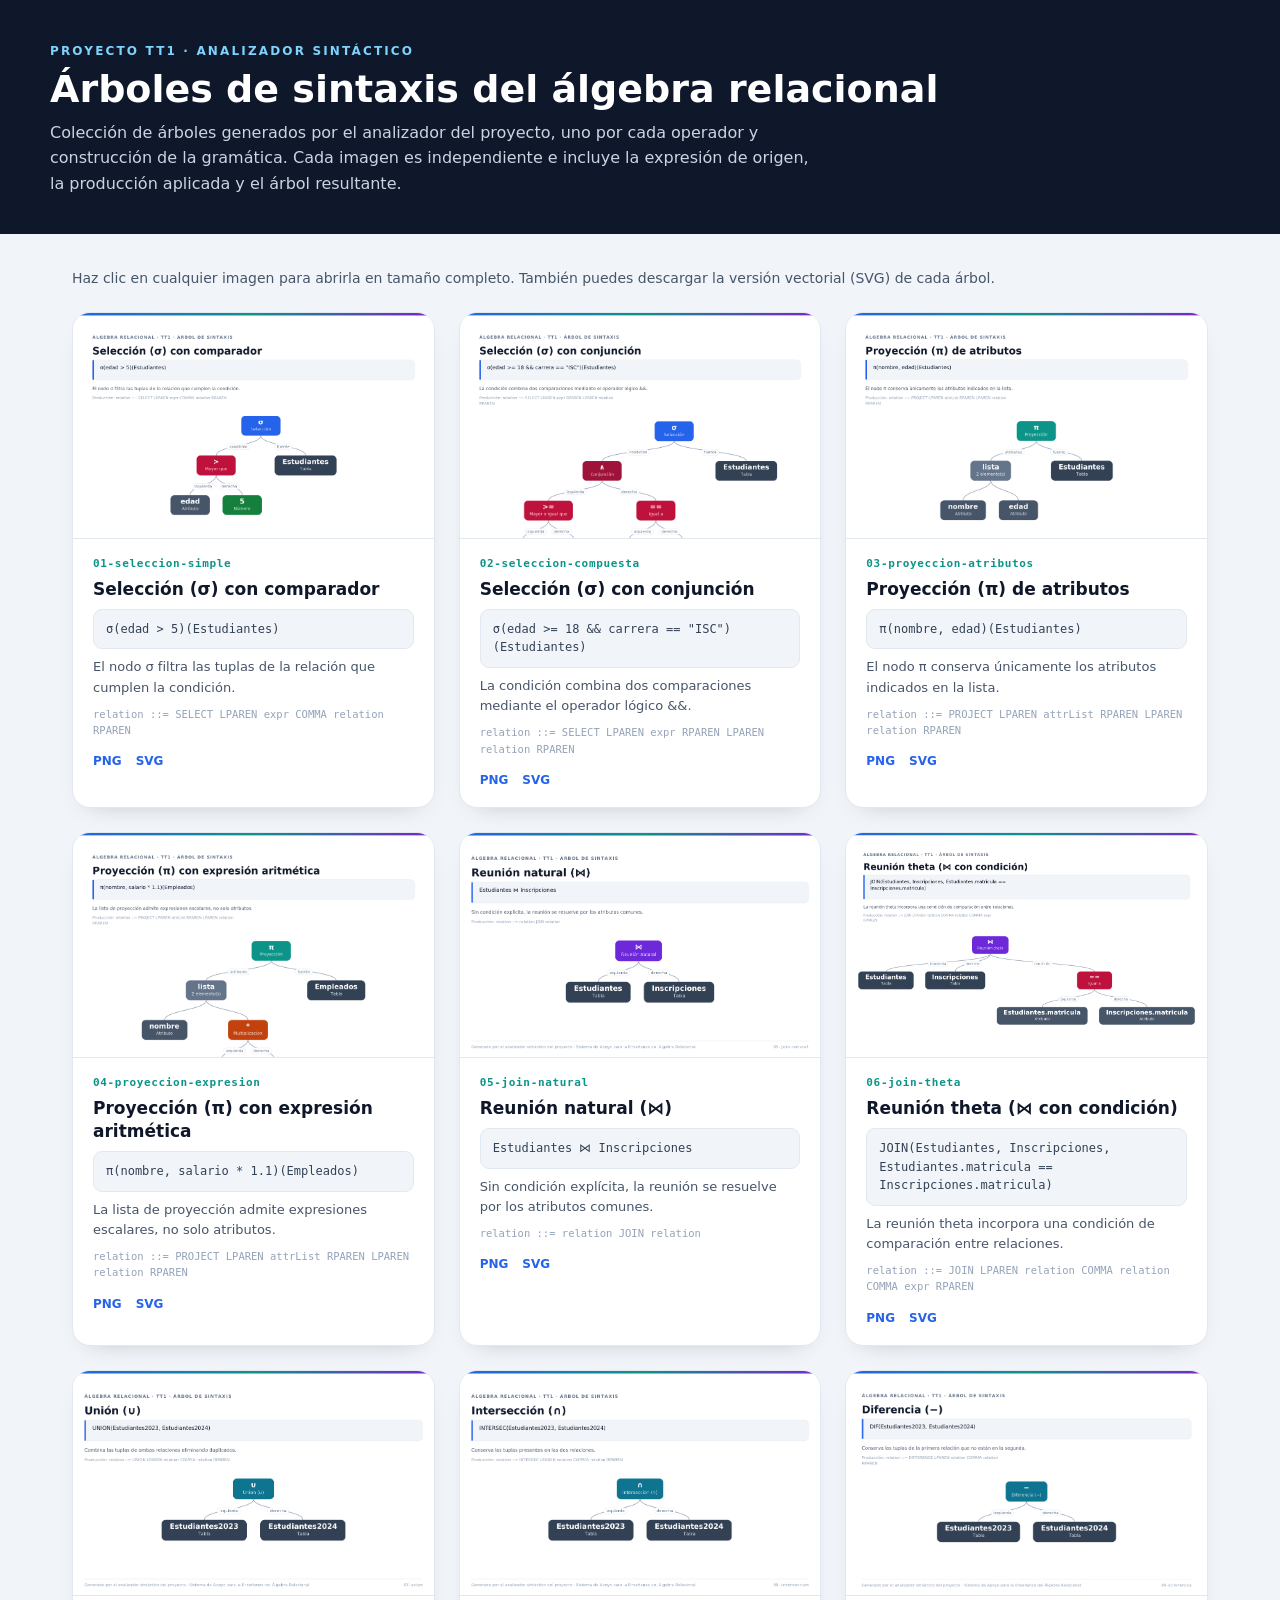
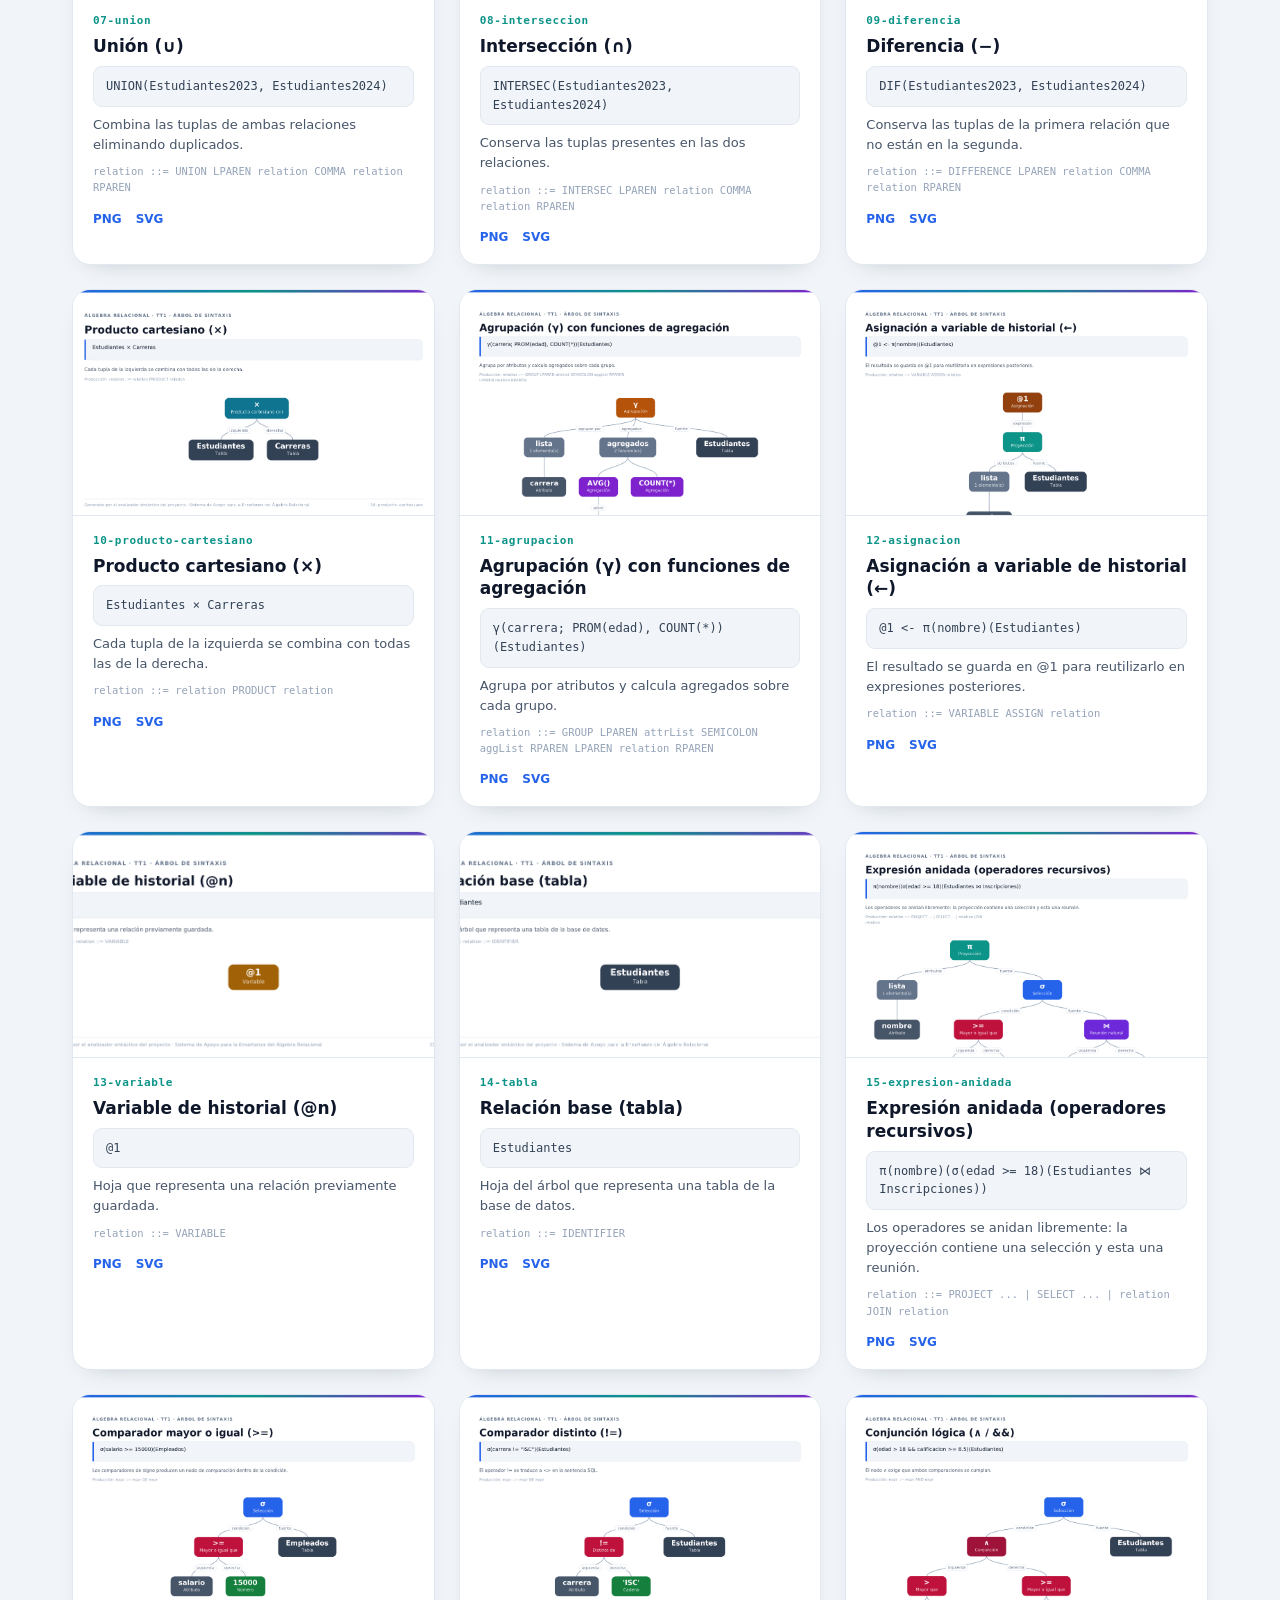
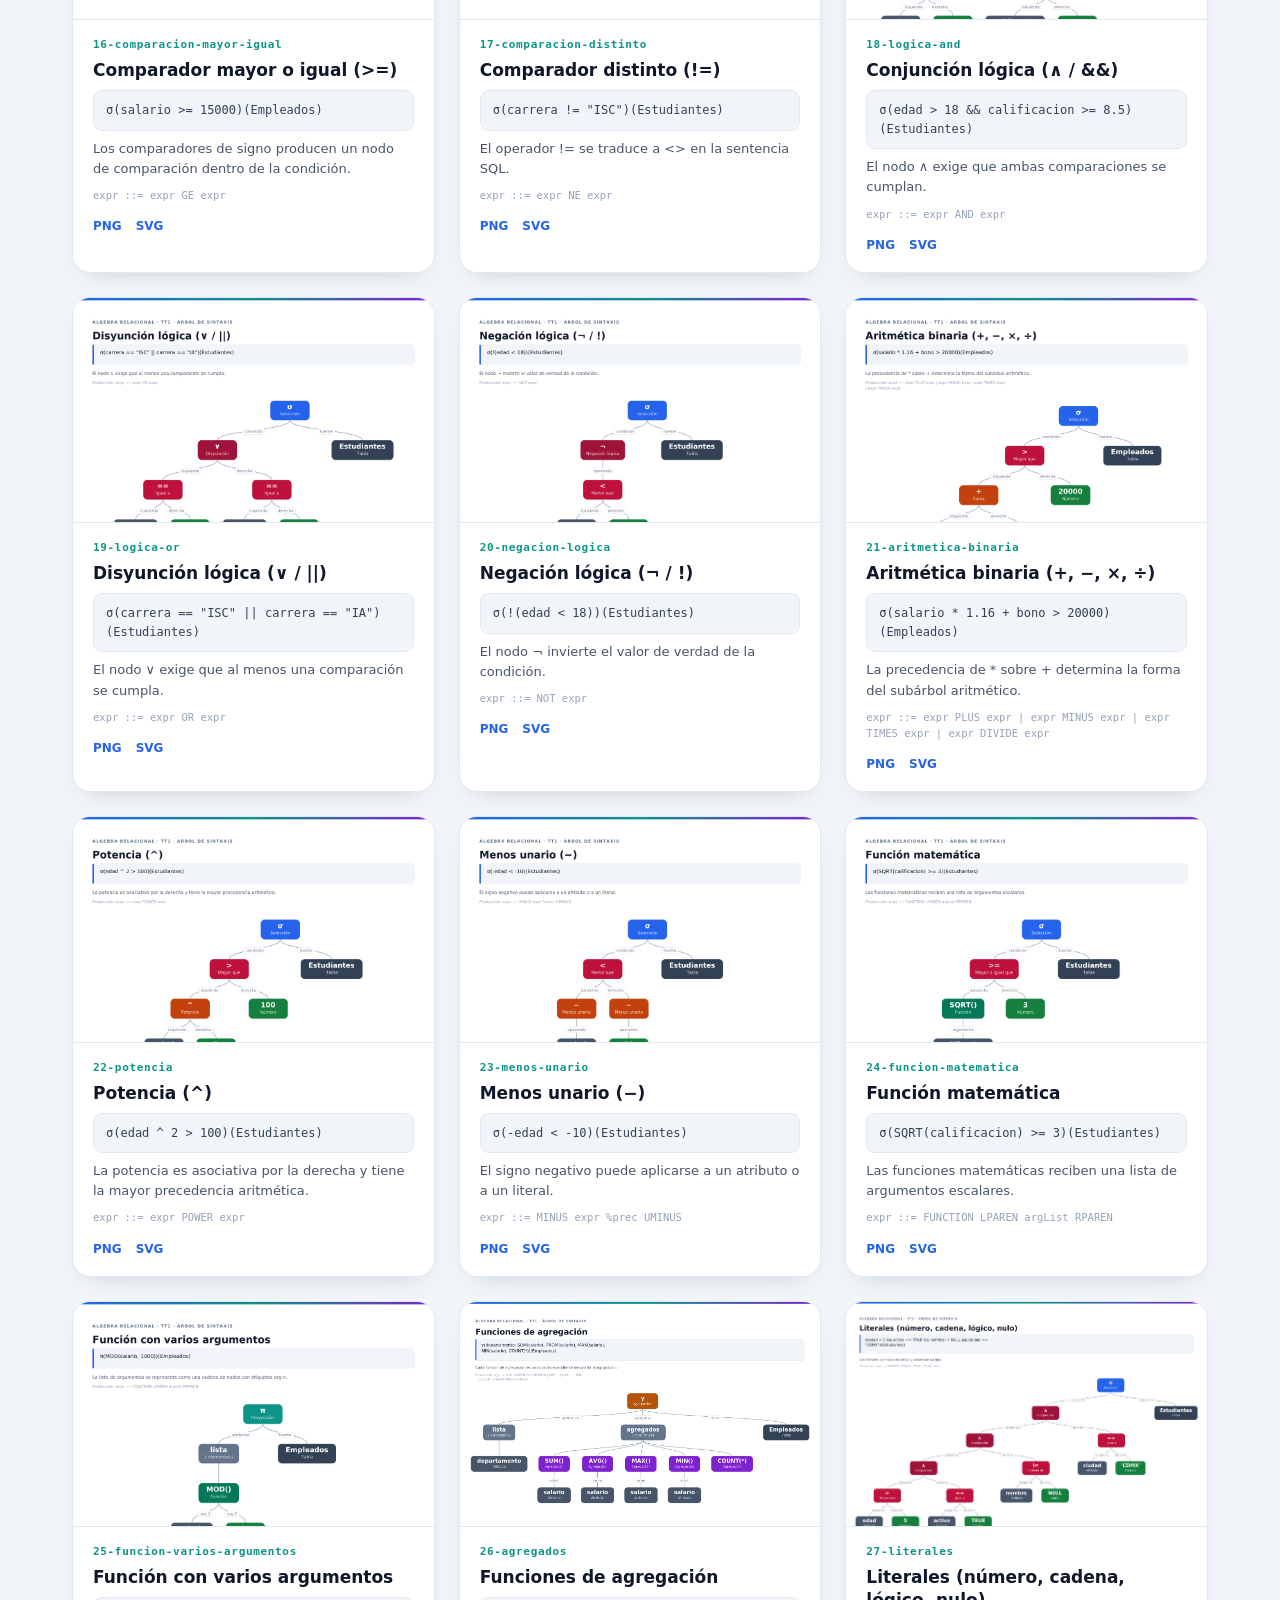
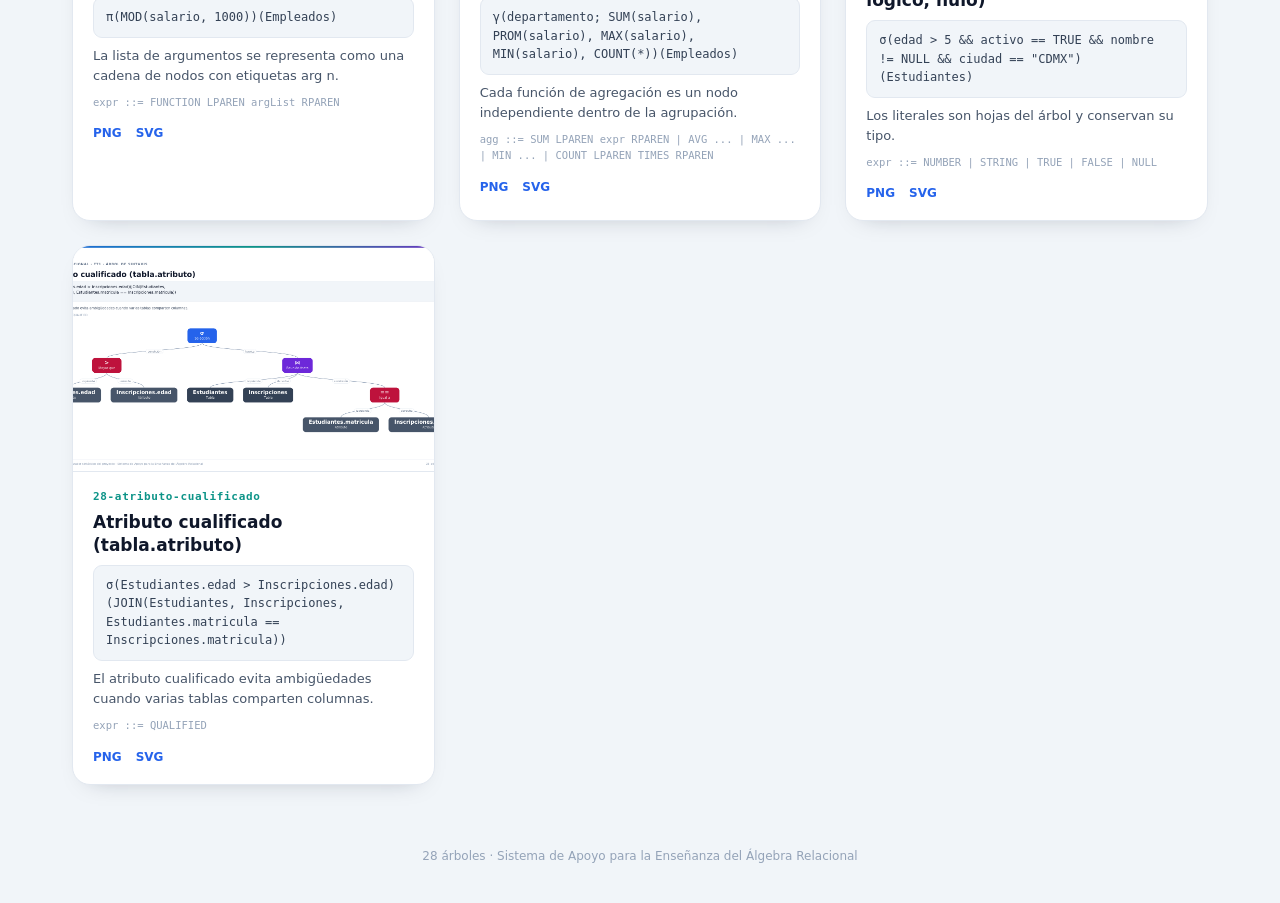
<file: docs/arboles-sintacticos/index.html>
<!DOCTYPE html>
<html lang="es">
<head>
<meta charset="utf-8">
<meta name="viewport" content="width=device-width, initial-scale=1">
<title>Árboles sintácticos · TT1 Álgebra Relacional</title>
<style>
  :root { color-scheme: light; }
  * { box-sizing: border-box; }
  body { margin: 0; background: #f1f5f9; color: #0f172a;
         font-family: Inter, "Segoe UI", system-ui, -apple-system, sans-serif; }
  header { background: #0f172a; color: #fff; padding: 44px 28px 38px; }
  header .inner { max-width: 1180px; margin: 0 auto; }
  header .kicker { font-size: 12px; letter-spacing: .18em; text-transform: uppercase;
                    color: #7dd3fc; font-weight: 700; }
  header h1 { margin: 10px 0 8px; font-size: clamp(26px, 4vw, 38px); line-height: 1.15; }
  header p { margin: 0; color: #cbd5e1; max-width: 760px; line-height: 1.6; }
  main { max-width: 1180px; margin: 0 auto; padding: 36px 22px 64px; }
  .hint { margin: 0 0 26px; color: #475569; font-size: 14px; }
  .grid { display: grid; grid-template-columns: repeat(auto-fill, minmax(340px, 1fr)); gap: 24px; }
  .card { background: #fff; border: 1px solid #e2e8f0; border-radius: 18px; overflow: hidden;
           box-shadow: 0 10px 24px -18px rgba(15,23,42,.35); display: flex; flex-direction: column; }
  .thumb { display: block; background: #f8fafc; border-bottom: 1px solid #e2e8f0; aspect-ratio: 16 / 10;
            overflow: hidden; }
  .thumb img { width: 100%; height: 100%; object-fit: cover; object-position: top center;
                transition: transform .25s ease; }
  .thumb:hover img { transform: scale(1.025); }
  .body { padding: 18px 20px 20px; display: flex; flex-direction: column; gap: 8px; }
  .eyebrow { font-family: "DejaVu Sans Mono", ui-monospace, monospace; font-size: 11px;
              color: #0d9488; font-weight: 700; letter-spacing: .06em; }
  h2 { margin: 0; font-size: 17px; line-height: 1.35; }
  .expr { display: block; background: #f1f5f9; border: 1px solid #e2e8f0; border-radius: 9px;
           padding: 10px 12px; font-family: "DejaVu Sans Mono", ui-monospace, monospace;
           font-size: 12px; line-height: 1.55; color: #334155; overflow-wrap: anywhere; }
  .body p { margin: 0; font-size: 13px; line-height: 1.55; color: #475569; }
  .body .rule { font-family: "DejaVu Sans Mono", ui-monospace, monospace; font-size: 10.5px;
                 color: #94a3b8; overflow-wrap: anywhere; }
  .links { display: flex; gap: 14px; margin-top: auto; padding-top: 8px; }
  .links a { font-size: 12px; font-weight: 700; color: #2563eb; text-decoration: none; }
  .links a:hover { text-decoration: underline; }
  footer { text-align: center; color: #94a3b8; font-size: 12px; padding: 0 20px 40px; }
</style>
</head>
<body>
<header>
  <div class="inner">
    <div class="kicker">Proyecto TT1 · Analizador sintáctico</div>
    <h1>Árboles de sintaxis del álgebra relacional</h1>
    <p>Colección de árboles generados por el analizador del proyecto, uno por cada
       operador y construcción de la gramática. Cada imagen es independiente e incluye
       la expresión de origen, la producción aplicada y el árbol resultante.</p>
  </div>
</header>
<main>
  <p class="hint">Haz clic en cualquier imagen para abrirla en tamaño completo.
     También puedes descargar la versión vectorial (SVG) de cada árbol.</p>
  <section class="grid">
        <article class="card">
          <a class="thumb" href="png/01-seleccion-simple.png" target="_blank" rel="noopener">
            <img src="png/01-seleccion-simple.png" alt="Selección (σ) con comparador" loading="lazy">
          </a>
          <div class="body">
            <div class="eyebrow">01-seleccion-simple</div>
            <h2>Selección (σ) con comparador</h2>
            <code class="expr">σ(edad &gt; 5)(Estudiantes)</code>
            <p>El nodo σ filtra las tuplas de la relación que cumplen la condición.</p>
            <p class="rule">relation ::= SELECT LPAREN expr COMMA relation RPAREN</p>
            <div class="links">
              <a href="png/01-seleccion-simple.png" target="_blank" rel="noopener">PNG</a>
              <a href="svg/01-seleccion-simple.svg" target="_blank" rel="noopener">SVG</a>
            </div>
          </div>
        </article>
        <article class="card">
          <a class="thumb" href="png/02-seleccion-compuesta.png" target="_blank" rel="noopener">
            <img src="png/02-seleccion-compuesta.png" alt="Selección (σ) con conjunción" loading="lazy">
          </a>
          <div class="body">
            <div class="eyebrow">02-seleccion-compuesta</div>
            <h2>Selección (σ) con conjunción</h2>
            <code class="expr">σ(edad &gt;= 18 &amp;&amp; carrera == &quot;ISC&quot;)(Estudiantes)</code>
            <p>La condición combina dos comparaciones mediante el operador lógico &amp;&amp;.</p>
            <p class="rule">relation ::= SELECT LPAREN expr RPAREN LPAREN relation RPAREN</p>
            <div class="links">
              <a href="png/02-seleccion-compuesta.png" target="_blank" rel="noopener">PNG</a>
              <a href="svg/02-seleccion-compuesta.svg" target="_blank" rel="noopener">SVG</a>
            </div>
          </div>
        </article>
        <article class="card">
          <a class="thumb" href="png/03-proyeccion-atributos.png" target="_blank" rel="noopener">
            <img src="png/03-proyeccion-atributos.png" alt="Proyección (π) de atributos" loading="lazy">
          </a>
          <div class="body">
            <div class="eyebrow">03-proyeccion-atributos</div>
            <h2>Proyección (π) de atributos</h2>
            <code class="expr">π(nombre, edad)(Estudiantes)</code>
            <p>El nodo π conserva únicamente los atributos indicados en la lista.</p>
            <p class="rule">relation ::= PROJECT LPAREN attrList RPAREN LPAREN relation RPAREN</p>
            <div class="links">
              <a href="png/03-proyeccion-atributos.png" target="_blank" rel="noopener">PNG</a>
              <a href="svg/03-proyeccion-atributos.svg" target="_blank" rel="noopener">SVG</a>
            </div>
          </div>
        </article>
        <article class="card">
          <a class="thumb" href="png/04-proyeccion-expresion.png" target="_blank" rel="noopener">
            <img src="png/04-proyeccion-expresion.png" alt="Proyección (π) con expresión aritmética" loading="lazy">
          </a>
          <div class="body">
            <div class="eyebrow">04-proyeccion-expresion</div>
            <h2>Proyección (π) con expresión aritmética</h2>
            <code class="expr">π(nombre, salario * 1.1)(Empleados)</code>
            <p>La lista de proyección admite expresiones escalares, no solo atributos.</p>
            <p class="rule">relation ::= PROJECT LPAREN attrList RPAREN LPAREN relation RPAREN</p>
            <div class="links">
              <a href="png/04-proyeccion-expresion.png" target="_blank" rel="noopener">PNG</a>
              <a href="svg/04-proyeccion-expresion.svg" target="_blank" rel="noopener">SVG</a>
            </div>
          </div>
        </article>
        <article class="card">
          <a class="thumb" href="png/05-join-natural.png" target="_blank" rel="noopener">
            <img src="png/05-join-natural.png" alt="Reunión natural (⋈)" loading="lazy">
          </a>
          <div class="body">
            <div class="eyebrow">05-join-natural</div>
            <h2>Reunión natural (⋈)</h2>
            <code class="expr">Estudiantes ⋈ Inscripciones</code>
            <p>Sin condición explícita, la reunión se resuelve por los atributos comunes.</p>
            <p class="rule">relation ::= relation JOIN relation</p>
            <div class="links">
              <a href="png/05-join-natural.png" target="_blank" rel="noopener">PNG</a>
              <a href="svg/05-join-natural.svg" target="_blank" rel="noopener">SVG</a>
            </div>
          </div>
        </article>
        <article class="card">
          <a class="thumb" href="png/06-join-theta.png" target="_blank" rel="noopener">
            <img src="png/06-join-theta.png" alt="Reunión theta (⋈ con condición)" loading="lazy">
          </a>
          <div class="body">
            <div class="eyebrow">06-join-theta</div>
            <h2>Reunión theta (⋈ con condición)</h2>
            <code class="expr">JOIN(Estudiantes, Inscripciones, Estudiantes.matricula == Inscripciones.matricula)</code>
            <p>La reunión theta incorpora una condición de comparación entre relaciones.</p>
            <p class="rule">relation ::= JOIN LPAREN relation COMMA relation COMMA expr RPAREN</p>
            <div class="links">
              <a href="png/06-join-theta.png" target="_blank" rel="noopener">PNG</a>
              <a href="svg/06-join-theta.svg" target="_blank" rel="noopener">SVG</a>
            </div>
          </div>
        </article>
        <article class="card">
          <a class="thumb" href="png/07-union.png" target="_blank" rel="noopener">
            <img src="png/07-union.png" alt="Unión (∪)" loading="lazy">
          </a>
          <div class="body">
            <div class="eyebrow">07-union</div>
            <h2>Unión (∪)</h2>
            <code class="expr">UNION(Estudiantes2023, Estudiantes2024)</code>
            <p>Combina las tuplas de ambas relaciones eliminando duplicados.</p>
            <p class="rule">relation ::= UNION LPAREN relation COMMA relation RPAREN</p>
            <div class="links">
              <a href="png/07-union.png" target="_blank" rel="noopener">PNG</a>
              <a href="svg/07-union.svg" target="_blank" rel="noopener">SVG</a>
            </div>
          </div>
        </article>
        <article class="card">
          <a class="thumb" href="png/08-interseccion.png" target="_blank" rel="noopener">
            <img src="png/08-interseccion.png" alt="Intersección (∩)" loading="lazy">
          </a>
          <div class="body">
            <div class="eyebrow">08-interseccion</div>
            <h2>Intersección (∩)</h2>
            <code class="expr">INTERSEC(Estudiantes2023, Estudiantes2024)</code>
            <p>Conserva las tuplas presentes en las dos relaciones.</p>
            <p class="rule">relation ::= INTERSEC LPAREN relation COMMA relation RPAREN</p>
            <div class="links">
              <a href="png/08-interseccion.png" target="_blank" rel="noopener">PNG</a>
              <a href="svg/08-interseccion.svg" target="_blank" rel="noopener">SVG</a>
            </div>
          </div>
        </article>
        <article class="card">
          <a class="thumb" href="png/09-diferencia.png" target="_blank" rel="noopener">
            <img src="png/09-diferencia.png" alt="Diferencia (−)" loading="lazy">
          </a>
          <div class="body">
            <div class="eyebrow">09-diferencia</div>
            <h2>Diferencia (−)</h2>
            <code class="expr">DIF(Estudiantes2023, Estudiantes2024)</code>
            <p>Conserva las tuplas de la primera relación que no están en la segunda.</p>
            <p class="rule">relation ::= DIFFERENCE LPAREN relation COMMA relation RPAREN</p>
            <div class="links">
              <a href="png/09-diferencia.png" target="_blank" rel="noopener">PNG</a>
              <a href="svg/09-diferencia.svg" target="_blank" rel="noopener">SVG</a>
            </div>
          </div>
        </article>
        <article class="card">
          <a class="thumb" href="png/10-producto-cartesiano.png" target="_blank" rel="noopener">
            <img src="png/10-producto-cartesiano.png" alt="Producto cartesiano (×)" loading="lazy">
          </a>
          <div class="body">
            <div class="eyebrow">10-producto-cartesiano</div>
            <h2>Producto cartesiano (×)</h2>
            <code class="expr">Estudiantes × Carreras</code>
            <p>Cada tupla de la izquierda se combina con todas las de la derecha.</p>
            <p class="rule">relation ::= relation PRODUCT relation</p>
            <div class="links">
              <a href="png/10-producto-cartesiano.png" target="_blank" rel="noopener">PNG</a>
              <a href="svg/10-producto-cartesiano.svg" target="_blank" rel="noopener">SVG</a>
            </div>
          </div>
        </article>
        <article class="card">
          <a class="thumb" href="png/11-agrupacion.png" target="_blank" rel="noopener">
            <img src="png/11-agrupacion.png" alt="Agrupación (γ) con funciones de agregación" loading="lazy">
          </a>
          <div class="body">
            <div class="eyebrow">11-agrupacion</div>
            <h2>Agrupación (γ) con funciones de agregación</h2>
            <code class="expr">γ(carrera; PROM(edad), COUNT(*))(Estudiantes)</code>
            <p>Agrupa por atributos y calcula agregados sobre cada grupo.</p>
            <p class="rule">relation ::= GROUP LPAREN attrList SEMICOLON aggList RPAREN LPAREN relation RPAREN</p>
            <div class="links">
              <a href="png/11-agrupacion.png" target="_blank" rel="noopener">PNG</a>
              <a href="svg/11-agrupacion.svg" target="_blank" rel="noopener">SVG</a>
            </div>
          </div>
        </article>
        <article class="card">
          <a class="thumb" href="png/12-asignacion.png" target="_blank" rel="noopener">
            <img src="png/12-asignacion.png" alt="Asignación a variable de historial (←)" loading="lazy">
          </a>
          <div class="body">
            <div class="eyebrow">12-asignacion</div>
            <h2>Asignación a variable de historial (←)</h2>
            <code class="expr">@1 &lt;- π(nombre)(Estudiantes)</code>
            <p>El resultado se guarda en @1 para reutilizarlo en expresiones posteriores.</p>
            <p class="rule">relation ::= VARIABLE ASSIGN relation</p>
            <div class="links">
              <a href="png/12-asignacion.png" target="_blank" rel="noopener">PNG</a>
              <a href="svg/12-asignacion.svg" target="_blank" rel="noopener">SVG</a>
            </div>
          </div>
        </article>
        <article class="card">
          <a class="thumb" href="png/13-variable.png" target="_blank" rel="noopener">
            <img src="png/13-variable.png" alt="Variable de historial (@n)" loading="lazy">
          </a>
          <div class="body">
            <div class="eyebrow">13-variable</div>
            <h2>Variable de historial (@n)</h2>
            <code class="expr">@1</code>
            <p>Hoja que representa una relación previamente guardada.</p>
            <p class="rule">relation ::= VARIABLE</p>
            <div class="links">
              <a href="png/13-variable.png" target="_blank" rel="noopener">PNG</a>
              <a href="svg/13-variable.svg" target="_blank" rel="noopener">SVG</a>
            </div>
          </div>
        </article>
        <article class="card">
          <a class="thumb" href="png/14-tabla.png" target="_blank" rel="noopener">
            <img src="png/14-tabla.png" alt="Relación base (tabla)" loading="lazy">
          </a>
          <div class="body">
            <div class="eyebrow">14-tabla</div>
            <h2>Relación base (tabla)</h2>
            <code class="expr">Estudiantes</code>
            <p>Hoja del árbol que representa una tabla de la base de datos.</p>
            <p class="rule">relation ::= IDENTIFIER</p>
            <div class="links">
              <a href="png/14-tabla.png" target="_blank" rel="noopener">PNG</a>
              <a href="svg/14-tabla.svg" target="_blank" rel="noopener">SVG</a>
            </div>
          </div>
        </article>
        <article class="card">
          <a class="thumb" href="png/15-expresion-anidada.png" target="_blank" rel="noopener">
            <img src="png/15-expresion-anidada.png" alt="Expresión anidada (operadores recursivos)" loading="lazy">
          </a>
          <div class="body">
            <div class="eyebrow">15-expresion-anidada</div>
            <h2>Expresión anidada (operadores recursivos)</h2>
            <code class="expr">π(nombre)(σ(edad &gt;= 18)(Estudiantes ⋈ Inscripciones))</code>
            <p>Los operadores se anidan libremente: la proyección contiene una selección y esta una reunión.</p>
            <p class="rule">relation ::= PROJECT ... | SELECT ... | relation JOIN relation</p>
            <div class="links">
              <a href="png/15-expresion-anidada.png" target="_blank" rel="noopener">PNG</a>
              <a href="svg/15-expresion-anidada.svg" target="_blank" rel="noopener">SVG</a>
            </div>
          </div>
        </article>
        <article class="card">
          <a class="thumb" href="png/16-comparacion-mayor-igual.png" target="_blank" rel="noopener">
            <img src="png/16-comparacion-mayor-igual.png" alt="Comparador mayor o igual (&gt;=)" loading="lazy">
          </a>
          <div class="body">
            <div class="eyebrow">16-comparacion-mayor-igual</div>
            <h2>Comparador mayor o igual (&gt;=)</h2>
            <code class="expr">σ(salario &gt;= 15000)(Empleados)</code>
            <p>Los comparadores de signo producen un nodo de comparación dentro de la condición.</p>
            <p class="rule">expr ::= expr GE expr</p>
            <div class="links">
              <a href="png/16-comparacion-mayor-igual.png" target="_blank" rel="noopener">PNG</a>
              <a href="svg/16-comparacion-mayor-igual.svg" target="_blank" rel="noopener">SVG</a>
            </div>
          </div>
        </article>
        <article class="card">
          <a class="thumb" href="png/17-comparacion-distinto.png" target="_blank" rel="noopener">
            <img src="png/17-comparacion-distinto.png" alt="Comparador distinto (!=)" loading="lazy">
          </a>
          <div class="body">
            <div class="eyebrow">17-comparacion-distinto</div>
            <h2>Comparador distinto (!=)</h2>
            <code class="expr">σ(carrera != &quot;ISC&quot;)(Estudiantes)</code>
            <p>El operador != se traduce a &lt;&gt; en la sentencia SQL.</p>
            <p class="rule">expr ::= expr NE expr</p>
            <div class="links">
              <a href="png/17-comparacion-distinto.png" target="_blank" rel="noopener">PNG</a>
              <a href="svg/17-comparacion-distinto.svg" target="_blank" rel="noopener">SVG</a>
            </div>
          </div>
        </article>
        <article class="card">
          <a class="thumb" href="png/18-logica-and.png" target="_blank" rel="noopener">
            <img src="png/18-logica-and.png" alt="Conjunción lógica (∧ / &amp;&amp;)" loading="lazy">
          </a>
          <div class="body">
            <div class="eyebrow">18-logica-and</div>
            <h2>Conjunción lógica (∧ / &amp;&amp;)</h2>
            <code class="expr">σ(edad &gt; 18 &amp;&amp; calificacion &gt;= 8.5)(Estudiantes)</code>
            <p>El nodo ∧ exige que ambas comparaciones se cumplan.</p>
            <p class="rule">expr ::= expr AND expr</p>
            <div class="links">
              <a href="png/18-logica-and.png" target="_blank" rel="noopener">PNG</a>
              <a href="svg/18-logica-and.svg" target="_blank" rel="noopener">SVG</a>
            </div>
          </div>
        </article>
        <article class="card">
          <a class="thumb" href="png/19-logica-or.png" target="_blank" rel="noopener">
            <img src="png/19-logica-or.png" alt="Disyunción lógica (∨ / ||)" loading="lazy">
          </a>
          <div class="body">
            <div class="eyebrow">19-logica-or</div>
            <h2>Disyunción lógica (∨ / ||)</h2>
            <code class="expr">σ(carrera == &quot;ISC&quot; || carrera == &quot;IA&quot;)(Estudiantes)</code>
            <p>El nodo ∨ exige que al menos una comparación se cumpla.</p>
            <p class="rule">expr ::= expr OR expr</p>
            <div class="links">
              <a href="png/19-logica-or.png" target="_blank" rel="noopener">PNG</a>
              <a href="svg/19-logica-or.svg" target="_blank" rel="noopener">SVG</a>
            </div>
          </div>
        </article>
        <article class="card">
          <a class="thumb" href="png/20-negacion-logica.png" target="_blank" rel="noopener">
            <img src="png/20-negacion-logica.png" alt="Negación lógica (¬ / !)" loading="lazy">
          </a>
          <div class="body">
            <div class="eyebrow">20-negacion-logica</div>
            <h2>Negación lógica (¬ / !)</h2>
            <code class="expr">σ(!(edad &lt; 18))(Estudiantes)</code>
            <p>El nodo ¬ invierte el valor de verdad de la condición.</p>
            <p class="rule">expr ::= NOT expr</p>
            <div class="links">
              <a href="png/20-negacion-logica.png" target="_blank" rel="noopener">PNG</a>
              <a href="svg/20-negacion-logica.svg" target="_blank" rel="noopener">SVG</a>
            </div>
          </div>
        </article>
        <article class="card">
          <a class="thumb" href="png/21-aritmetica-binaria.png" target="_blank" rel="noopener">
            <img src="png/21-aritmetica-binaria.png" alt="Aritmética binaria (+, −, ×, ÷)" loading="lazy">
          </a>
          <div class="body">
            <div class="eyebrow">21-aritmetica-binaria</div>
            <h2>Aritmética binaria (+, −, ×, ÷)</h2>
            <code class="expr">σ(salario * 1.16 + bono &gt; 20000)(Empleados)</code>
            <p>La precedencia de * sobre + determina la forma del subárbol aritmético.</p>
            <p class="rule">expr ::= expr PLUS expr | expr MINUS expr | expr TIMES expr | expr DIVIDE expr</p>
            <div class="links">
              <a href="png/21-aritmetica-binaria.png" target="_blank" rel="noopener">PNG</a>
              <a href="svg/21-aritmetica-binaria.svg" target="_blank" rel="noopener">SVG</a>
            </div>
          </div>
        </article>
        <article class="card">
          <a class="thumb" href="png/22-potencia.png" target="_blank" rel="noopener">
            <img src="png/22-potencia.png" alt="Potencia (^)" loading="lazy">
          </a>
          <div class="body">
            <div class="eyebrow">22-potencia</div>
            <h2>Potencia (^)</h2>
            <code class="expr">σ(edad ^ 2 &gt; 100)(Estudiantes)</code>
            <p>La potencia es asociativa por la derecha y tiene la mayor precedencia aritmética.</p>
            <p class="rule">expr ::= expr POWER expr</p>
            <div class="links">
              <a href="png/22-potencia.png" target="_blank" rel="noopener">PNG</a>
              <a href="svg/22-potencia.svg" target="_blank" rel="noopener">SVG</a>
            </div>
          </div>
        </article>
        <article class="card">
          <a class="thumb" href="png/23-menos-unario.png" target="_blank" rel="noopener">
            <img src="png/23-menos-unario.png" alt="Menos unario (−)" loading="lazy">
          </a>
          <div class="body">
            <div class="eyebrow">23-menos-unario</div>
            <h2>Menos unario (−)</h2>
            <code class="expr">σ(-edad &lt; -10)(Estudiantes)</code>
            <p>El signo negativo puede aplicarse a un atributo o a un literal.</p>
            <p class="rule">expr ::= MINUS expr %prec UMINUS</p>
            <div class="links">
              <a href="png/23-menos-unario.png" target="_blank" rel="noopener">PNG</a>
              <a href="svg/23-menos-unario.svg" target="_blank" rel="noopener">SVG</a>
            </div>
          </div>
        </article>
        <article class="card">
          <a class="thumb" href="png/24-funcion-matematica.png" target="_blank" rel="noopener">
            <img src="png/24-funcion-matematica.png" alt="Función matemática" loading="lazy">
          </a>
          <div class="body">
            <div class="eyebrow">24-funcion-matematica</div>
            <h2>Función matemática</h2>
            <code class="expr">σ(SQRT(calificacion) &gt;= 3)(Estudiantes)</code>
            <p>Las funciones matemáticas reciben una lista de argumentos escalares.</p>
            <p class="rule">expr ::= FUNCTION LPAREN argList RPAREN</p>
            <div class="links">
              <a href="png/24-funcion-matematica.png" target="_blank" rel="noopener">PNG</a>
              <a href="svg/24-funcion-matematica.svg" target="_blank" rel="noopener">SVG</a>
            </div>
          </div>
        </article>
        <article class="card">
          <a class="thumb" href="png/25-funcion-varios-argumentos.png" target="_blank" rel="noopener">
            <img src="png/25-funcion-varios-argumentos.png" alt="Función con varios argumentos" loading="lazy">
          </a>
          <div class="body">
            <div class="eyebrow">25-funcion-varios-argumentos</div>
            <h2>Función con varios argumentos</h2>
            <code class="expr">π(MOD(salario, 1000))(Empleados)</code>
            <p>La lista de argumentos se representa como una cadena de nodos con etiquetas arg n.</p>
            <p class="rule">expr ::= FUNCTION LPAREN argList RPAREN</p>
            <div class="links">
              <a href="png/25-funcion-varios-argumentos.png" target="_blank" rel="noopener">PNG</a>
              <a href="svg/25-funcion-varios-argumentos.svg" target="_blank" rel="noopener">SVG</a>
            </div>
          </div>
        </article>
        <article class="card">
          <a class="thumb" href="png/26-agregados.png" target="_blank" rel="noopener">
            <img src="png/26-agregados.png" alt="Funciones de agregación" loading="lazy">
          </a>
          <div class="body">
            <div class="eyebrow">26-agregados</div>
            <h2>Funciones de agregación</h2>
            <code class="expr">γ(departamento; SUM(salario), PROM(salario), MAX(salario), MIN(salario), COUNT(*))(Empleados)</code>
            <p>Cada función de agregación es un nodo independiente dentro de la agrupación.</p>
            <p class="rule">agg ::= SUM LPAREN expr RPAREN | AVG ... | MAX ... | MIN ... | COUNT LPAREN TIMES RPAREN</p>
            <div class="links">
              <a href="png/26-agregados.png" target="_blank" rel="noopener">PNG</a>
              <a href="svg/26-agregados.svg" target="_blank" rel="noopener">SVG</a>
            </div>
          </div>
        </article>
        <article class="card">
          <a class="thumb" href="png/27-literales.png" target="_blank" rel="noopener">
            <img src="png/27-literales.png" alt="Literales (número, cadena, lógico, nulo)" loading="lazy">
          </a>
          <div class="body">
            <div class="eyebrow">27-literales</div>
            <h2>Literales (número, cadena, lógico, nulo)</h2>
            <code class="expr">σ(edad &gt; 5 &amp;&amp; activo == TRUE &amp;&amp; nombre != NULL &amp;&amp; ciudad == &quot;CDMX&quot;)(Estudiantes)</code>
            <p>Los literales son hojas del árbol y conservan su tipo.</p>
            <p class="rule">expr ::= NUMBER | STRING | TRUE | FALSE | NULL</p>
            <div class="links">
              <a href="png/27-literales.png" target="_blank" rel="noopener">PNG</a>
              <a href="svg/27-literales.svg" target="_blank" rel="noopener">SVG</a>
            </div>
          </div>
        </article>
        <article class="card">
          <a class="thumb" href="png/28-atributo-cualificado.png" target="_blank" rel="noopener">
            <img src="png/28-atributo-cualificado.png" alt="Atributo cualificado (tabla.atributo)" loading="lazy">
          </a>
          <div class="body">
            <div class="eyebrow">28-atributo-cualificado</div>
            <h2>Atributo cualificado (tabla.atributo)</h2>
            <code class="expr">σ(Estudiantes.edad &gt; Inscripciones.edad)(JOIN(Estudiantes, Inscripciones, Estudiantes.matricula == Inscripciones.matricula))</code>
            <p>El atributo cualificado evita ambigüedades cuando varias tablas comparten columnas.</p>
            <p class="rule">expr ::= QUALIFIED</p>
            <div class="links">
              <a href="png/28-atributo-cualificado.png" target="_blank" rel="noopener">PNG</a>
              <a href="svg/28-atributo-cualificado.svg" target="_blank" rel="noopener">SVG</a>
            </div>
          </div>
        </article>
  </section>
</main>
<footer>28 árboles · Sistema de Apoyo para la Enseñanza del Álgebra Relacional</footer>
</body>
</html>
</file>
